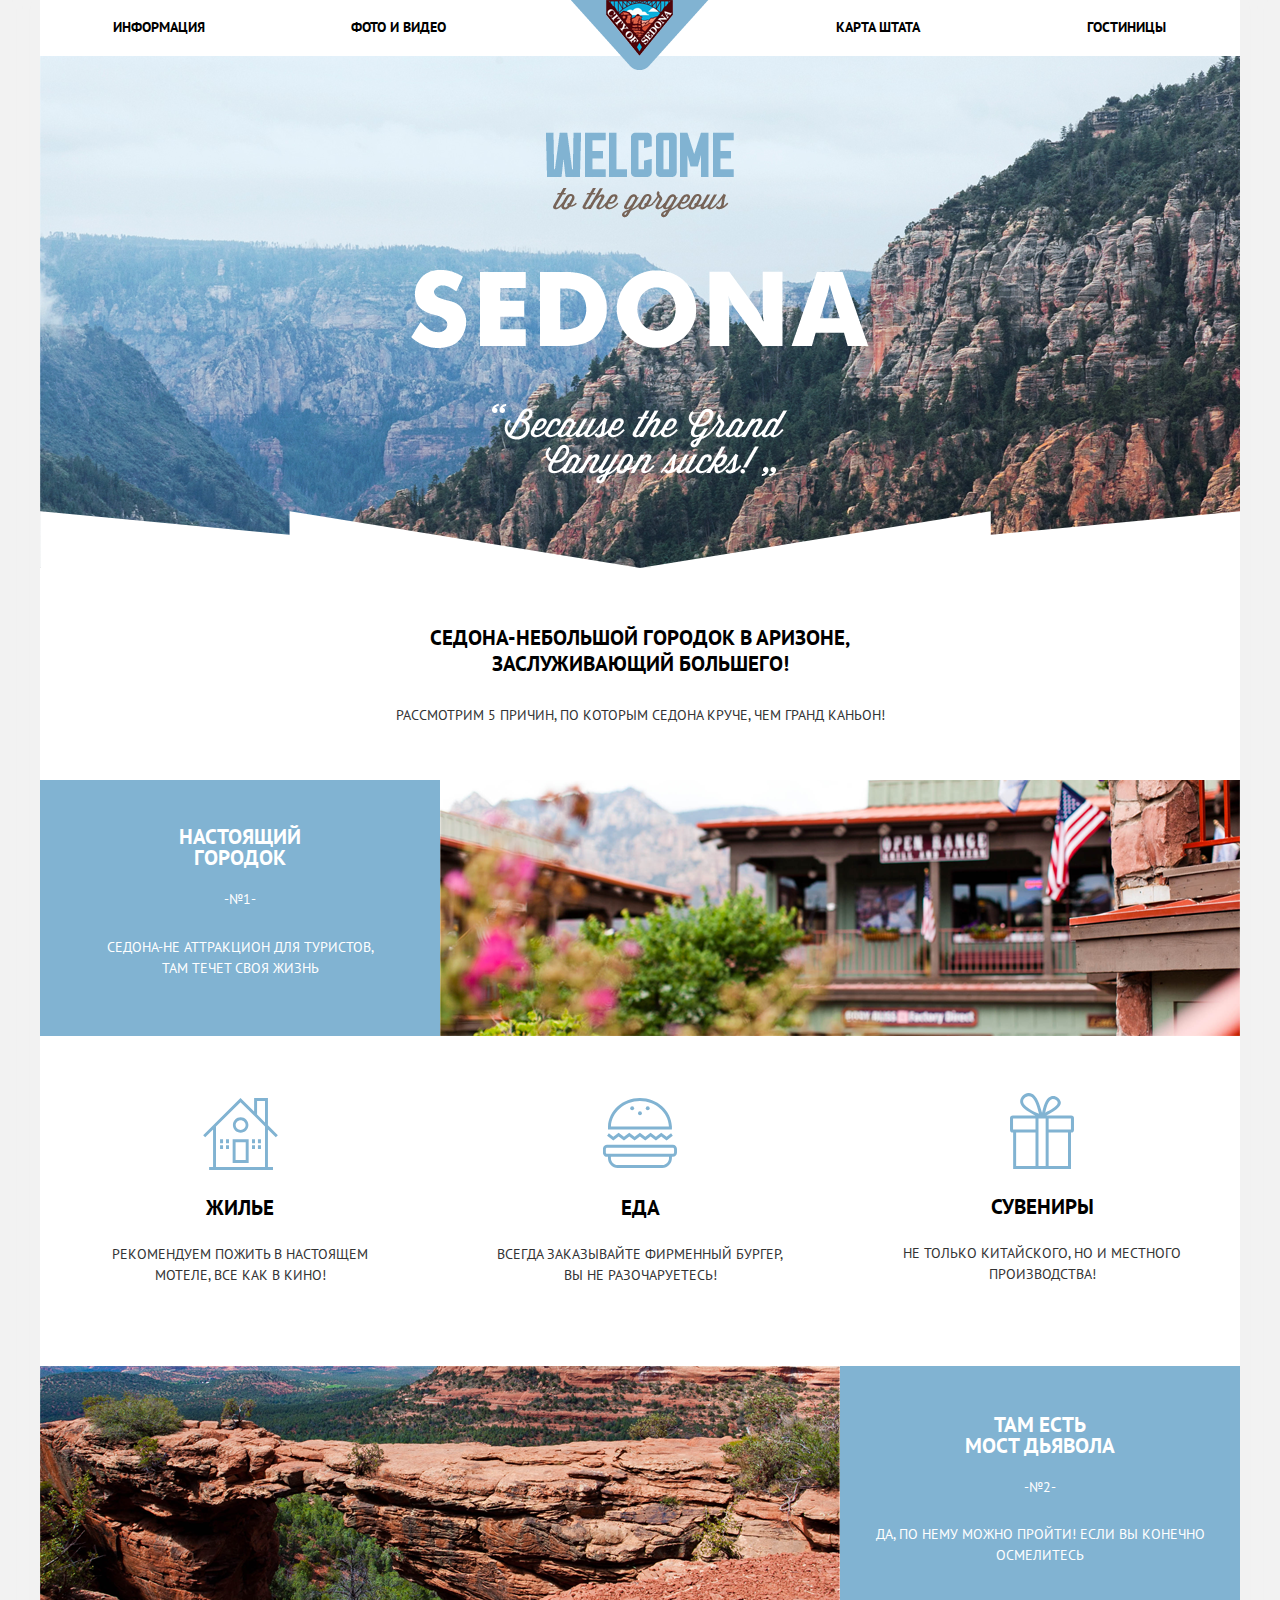
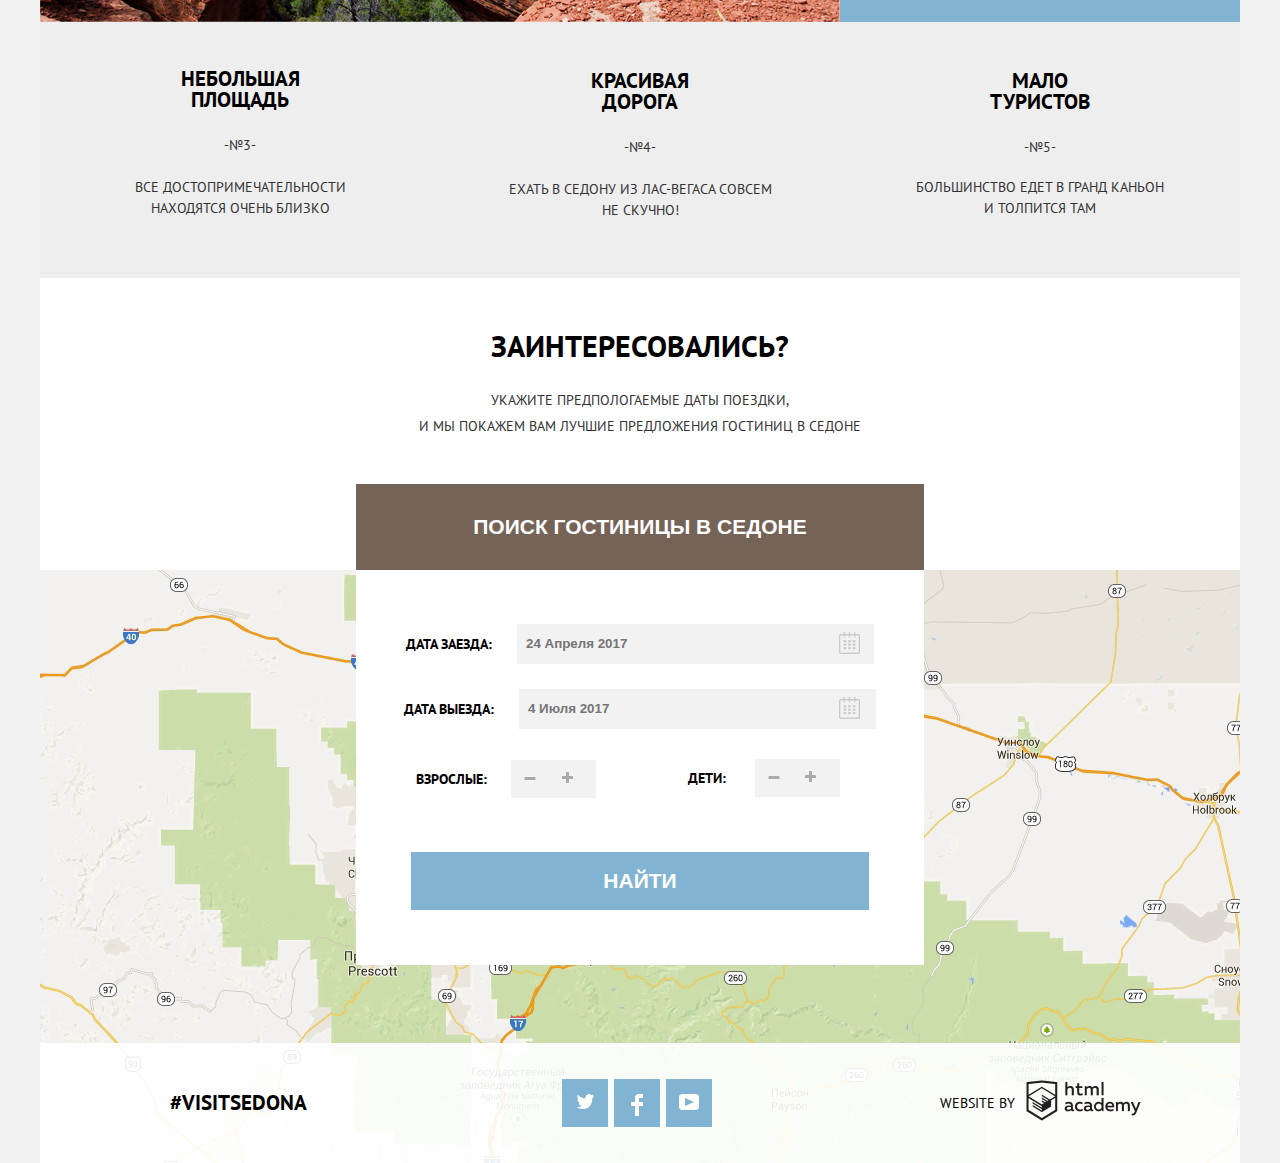
<file: index.html>
<!DOCTYPE html>
<html lang="ru">
  <head>
    <meta charset="utf-8">
    <title>HTML Academy: Седона</title>
    <link rel="stylesheet" href="css/style.css">
    <link href="https://fonts.googleapis.com/css?family=PT+Sans:400,700&amp;subset=cyrillic" rel="stylesheet">
  </head>
  <body>
    <div class="page-wrap">
    <header class="main-header">
      <nav class="main-navigation">
        <a class="main-header-logo" href="index.html">
          <img src="img/logo.png" width="138" height="70" alt="city of sedona">
        </a>
        <ul class="site-navigation">
          <li><a href="info.html">ИНФОРМАЦИЯ</a></li>
          <li><a href="photo-video.html">ФОТО И ВИДЕО</a></li>
          <li><a href="map.html">КАРТА ШТАТА</a></li>
          <li class="site-navigarion-current"><a href="catalog.html">ГОСТИНИЦЫ</a></li>
        </ul>
      </nav>
    </header>
    <main class="container">
      <div class="welcome-title">
        <h1 class="visually-hidden">Город Седона</h1>
        <img class="welcome" src="img/welcome.png" width="458" height="352" alt="welcome">
      </div>
      <section class="discript">
        <h2 class="visually-hidden">Основные причины</h2>
        <h3 class="causes">СЕДОНА-НЕБОЛЬШОЙ ГОРОДОК В АРИЗОНЕ, ЗАСЛУЖИВАЮЩИЙ БОЛЬШЕГО!</h3>
        <p class="promo-causes">РАССМОТРИМ 5 ПРИЧИН, ПО КОТОРЫМ СЕДОНА КРУЧЕ, ЧЕМ ГРАНД КАНЬОН! </p>
        <ul class="causes-block">
          <li class="causes-block-1">
            <div class="feature-big">
              <h3 class="causes1">НАСТОЯЩИЙ ГОРОДОК</h3>
              <span>-№1-</span>
              <p>СЕДОНА-НЕ АТТРАКЦИОН ДЛЯ ТУРИСТОВ, ТАМ ТЕЧЕТ СВОЯ ЖИЗНЬ</p>
            </div>
            <div class="feature-big-content">
              <img src="img/city.png" width="800" height="256" alt="Фото города">
            </div>
            <ul class="causes-block-2">
              <li class="causes-houseroom">
                <div class="houseroom">
                  <img src="img/house.svg" width="75" height="72" alt="house">
                  <h3>ЖИЛЬЕ</h3>
                  <p>РЕКОМЕНДУЕМ ПОЖИТЬ В НАСТОЯЩЕМ<br> МОТЕЛЕ, ВСЕ КАК В КИНО!</p>
                </div>
              </li>
              <li class="cuses-food">
                <div class="food">
                  <img src="img/gift.svg" width="74" height="70" alt="burger">
                  <h3>ЕДА</h3>
                  <p>ВСЕГДА ЗАКАЗЫВАЙТЕ ФИРМЕННЫЙ БУРГЕР,<br> ВЫ НЕ РАЗОЧАРУЕТЕСЬ!</p>
                </div>
              </li>
              <li class="causes-souvenirs">
                <div class="souvenirs">
                  <img src="img/burger.svg" width="64" height="76" alt="gift">
                  <h3>СУВЕНИРЫ</h3>
                  <p>НЕ ТОЛЬКО КИТАЙСКОГО, НО И МЕСТНОГО<br> ПРОИЗВОДСТВА!</p>
                </div>
             </li>
            </ul>
          </li>
          <li class="causes-block-3">
            <div class="bridge-content">
              <img src="img/bridge.png" width="800" height="256" alt="МОСТ ДЬЯВОЛА">
            </div>
            <div class="bridge">
              <h3>ТАМ ЕСТЬ<br> МОСТ ДЬЯВОЛА</h3>
              <span>-№2-</span>
              <p>ДА, ПО НЕМУ МОЖНО ПРОЙТИ! ЕСЛИ ВЫ КОНЕЧНО ОСМЕЛИТЕСЬ</p>
            </div>
          </li>
          <li class="other-reasons">
            <div class="area">
              <h3>НЕБОЛЬШАЯ ПЛОЩАДЬ</h3>
              <span>-№3-</span>
              <p>ВСЕ ДОСТОПРИМЕЧАТЕЛЬНОСТИ<br> НАХОДЯТСЯ ОЧЕНЬ БЛИЗКО</p>
            </div>
          </li>
          <li class="other-reasons">
            <div class="road">
              <h3>КРАСИВАЯ ДОРОГА</h3>
              <span>-№4-</span>
              <p>ЕХАТЬ В СЕДОНУ ИЗ ЛАС-ВЕГАСА СОВСЕМ НЕ СКУЧНО!</p>
            </div>
          </li>
          <li class="other-reasons">
            <div class="tourist">
              <h3>МАЛО ТУРИСТОВ</h3>
              <span>-№5-</span>
              <p>БОЛЬШИНСТВО ЕДЕТ В ГРАНД КАНЬОН И ТОЛПИТСЯ ТАМ</p>
            </div>
          </li>
        </ul>
      </section>
      <section class="search-hotels">
        <h2 class="visually-hidden">ПОИСК ГОСТИНИЦЫ</h2>
          <b>ЗАИНТЕРЕСОВАЛИСЬ?</b>
          <p>УКАЖИТЕ ПРЕДПОЛОГАЕМЫЕ ДАТЫ ПОЕЗДКИ,<br> И МЫ ПОКАЖЕМ ВАМ ЛУЧШИЕ ПРЕДЛОЖЕНИЯ ГОСТИНИЦ В СЕДОНЕ</p>
          <button type="button" name="search-hotels" class="search-button">Поиск гостиницы в СЕДОНЕ</button>
        <div class="map">
          <img class="map-map" src="img/map.png" width="1200" height="593" alt="Map">
          <form class="form-search" method="get" action="https://echo.htmlacademy.ru">
            <div class="date-arrival">
              <label for="ad">Дата заезда:</label>
              <input class="date" id="ad" type="text" name="arrival date" placeholder="24 Апреля 2017">
              <button class="calendar" type="button" name="calendar"></button>
            </div>
            <div class="date-departure">
              <label for="dod">Дата выезда:</label>
              <input class="date" id="dod" type="text" name="date of departure" placeholder="4 Июля 2017">
              <button class="calendar" type="button" name="calendar"></button>
            </div>
            <div class="adult-div">
              <label for="adult">Взрослые:</label>
              <button class="button minus" type="button" name="minus-adult"></button>
              <input class="adult" id="adult" type="text" name="adult" value="2">
              <button class="button plus" type="button" name="plus-adult"></button>
            </div>
            <div class="child-div">
              <label for="child">Дети:</label>
              <button class="button minus" type="button" name="minus-child"></button>
              <input class="child" id="child" type="text" name="child" value="0">
              <button class="button plus" type="button" name="plus-child"></button>
            </div>
              <button type="button" name="search" class="buttonS">Найти</button>
          </form>
        </div>
      </section>
    </main>
    <footer class="footer">
      <div class="tag-item width-social">
        <a href="#">#VISITSEDONA</a>
      </div>
      <div class="social width-social">
        <ul>
          <li class="socialbc twitter">
            <a href="https://twitter.com"><img src="img/twitter.svg" width="17" height="15" alt="Twitter"></a>
          </li>
          <li class="socialbc facebook">
            <a href="https://www.facebook.com"><img src="img/fb.svg" width="12" height="22" alt="Facebook"></a>
          </li>
          <li class="socialbc youtube">
            <a href="https://www.youtube.com"><img src="img/youtube.svg" width="20" height="16" alt="Youtube"></a>
          </li>
        </ul>
      </div>
      <div class="developer-item width-social">
        <span class="webs">website by</span>
        <a href="https://htmlacademy.ru/intensive/htmlcss"></a>
      </div>
    </footer>
    </div>
  </body>
</html>
</file>
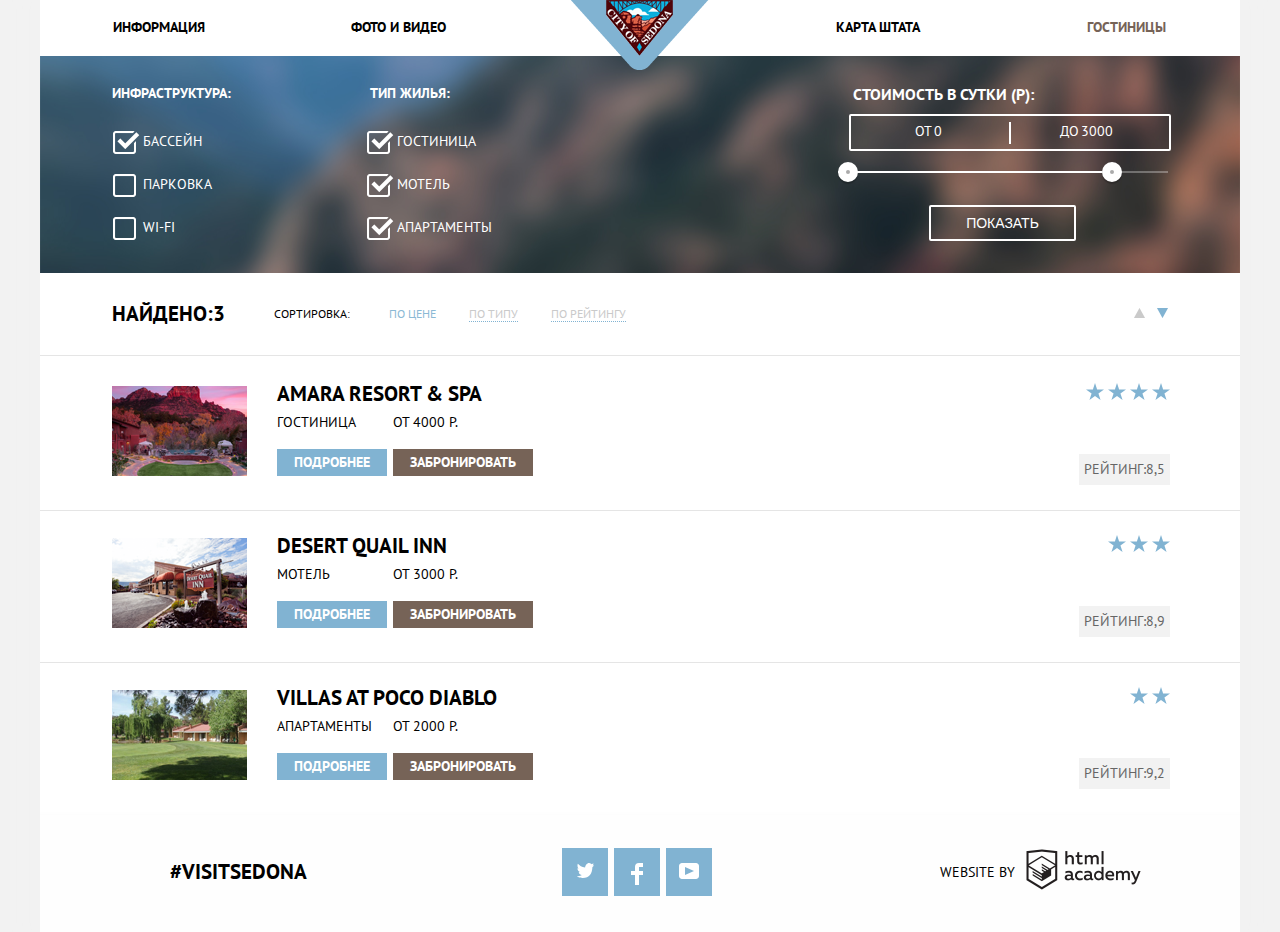
<file: catalog.html>
<!DOCTYPE html>
<html lang="ru">
  <head>
    <meta charset="utf-8">
    <title>HTML Academy: Седона</title>
    <link rel="stylesheet" href="css/style.css">
    <link href="https://fonts.googleapis.com/css?family=PT+Sans:400,700&amp;subset=cyrillic" rel="stylesheet">
  </head>
  <body>
    <div class="page-wrap">
    <header class="main-header">
      <nav class="main-navigation">
        <a class="main-header-logo" href="index.html">
          <img src="img/logo.png" width="138" height="70" alt="city of sedona">
        </a>
        <ul class="site-navigation">
          <li><a href="info.html">ИНФОРМАЦИЯ</a></li>
          <li><a href="photo-video.html">ФОТО И ВИДЕО</a></li>
          <li><a href="map.html">КАРТА ШТАТА</a></li>
          <li class="is-hotel"><a href="hotel.html">ГОСТИНИЦЫ</a></li>
        </ul>
      </nav>
    </header>
    <main class="container">
      <h1 class="visually-hidden">Гостиницы</h1>
      <section class="filters">
        <h2 class="visually-hidden">Фильтр гостиниц</h2>
        <form class="form-hotels" method="get" action="https://echo.htmlacademy.ru">
          <fieldset>
            <legend class="infra">Инфраструктура:</legend>
            <div class="infrastructure filter-checkbox">
              <label>
                <input type="checkbox" name="pull" class="checkbox" checked>
                <span class="checkbox-custom"></span>
                <span class="label">Бассейн</span>
              </label>
              <label>
                <input class="checkbox" type="checkbox" name="parking">
                <span class="checkbox-custom"></span>
                <span class="label">Парковка</span>
              </label>
              <label>
                <input class="checkbox" type="checkbox" name="wi-fi">
                <span class="checkbox-custom"></span>
                <span class="label">Wi-Fi</span>
              </label>
            </div>
          </fieldset>
          <fieldset>
            <legend class="htype">Тип жилья:</legend>
            <div class="type-houseroom filter-checkbox">
              <label>
                <input class="checkbox" type="checkbox" name="hotel" checked>
                <span class="checkbox-custom"></span>
                <span class="label">Гостиница</span>
              </label>
              <label>
                <input class="checkbox" type="checkbox" name="motel" checked>
                <span class="checkbox-custom"></span>
                <span class="label">Мотель</span>
              </label>
              <label>
                <input class="checkbox" type="checkbox" name="appatment" checked>
                <span class="checkbox-custom"></span>
                <span class="label">Апартаменты</span>
              </label>
            </div>
          </fieldset>
          <fieldset>
            <div class="filter-range">
              <div class="filter-range-title">
                Стоимость в сутки (р):
              </div>
              <div class="price-controls">
                <label class="min-price">от<input type="text" name="min-price" value="0"></label>
                <label class="max-price">до<input type="text" name="max-price" value="3000"></label>
              </div>
              <div class="range-controls">
                <div class="scale">
                  <div class="bar"></div>
                </div>
                <div class="range-toggle range-toggle-min"></div>
                <div class="range-toggle range-toggle-max"></div>
              </div>
              <button class="btn-transparent" type="submit">Показать</button>
            </div>
          </fieldset>
        </form>
      </section>
      <section class="sorting-hotels">
        <div class="found">
          <b>НАЙДЕНО:3</b>
        </div>
        <div class="sorting">
          <span>СОРТИРОВКА:</span>
          <ul class="sorting-list">
            <li><a class="active" href="#">ПО ЦЕНЕ</a></li>
            <li><a href="#">ПО ТИПУ</a></li>
            <li><a href="#">ПО РЕЙТИНГУ</a></li>
          </ul>
          <ul class="sorting-list-rating">
            <li>
              <a class="up" href="#"><span class="visually-hidden">По возрастанию</span></a>
            </li>
            <li>
              <a class="down active" href="#"><span class="visually-hidden">По убыванию</span></a>
            </li>
          </ul>
        </div>
      </section>
      <section class="found-hotel">
        <article class="results-block">
          <div class="results-image">
            <img src="img/aamara.png" width="135" height="90"  alt="AMARA RESORT & SPA">
          </div>
          <div class="rd">
            <h2 class="hotels"><a href="#">AMARA RESORT & SPA</a></h2>
            <div class="result-description">
              <span>ГОСТИНИЦА</span>
              <a class="moreinfo" href="#">ПОДРОБНЕЕ</a>
            </div>
            <div class="result-description">
              <span>ОТ 4000 Р.</span>
              <a class="bookit" href="#">ЗАБРОНИРОВАТЬ</a>
            </div>
          </div>
          <div class="rating">
            <div class="rating-star">
              <span class="icon-star"><img src="img/star.svg" width="18" height="17" alt="star"></span>
              <span class="icon-star"><img src="img/star.svg" width="18" height="17" alt="star"></span>
              <span class="icon-star"><img src="img/star.svg" width="18" height="17" alt="star"></span>
              <span class="icon-star"><img src="img/star.svg" width="18" height="17" alt="star"></span>
            </div>
            <div class="rating-sum">
              <span>РЕЙТИНГ:8,5</span>
            </div>
          </div>
        </article>
        <article class="results-block">
          <div class="results-image">
            <img src="img/ddesert.png" width="135" height="90" alt="DESERT QUAIL INN">
          </div>
          <div class="rd">
            <h2 class="hotels"><a href="#">DESERT QUAIL INN</a></h2>
            <div class="result-description">
              <span>МОТЕЛЬ</span>
              <a class="moreinfo" href="#">ПОДРОБНЕЕ</a>
            </div>
            <div class="result-description">
              <span>ОТ 3000 Р.</span>
              <a class="bookit" href="#">ЗАБРОНИРОВАТЬ</a>
            </div>
          </div>
          <div class="rating">
            <div class="rating-star">
              <span class="icon-star"><img src="img/star.svg" width="18" height="17" alt="star"></span>
              <span class="icon-star"><img src="img/star.svg" width="18" height="17" alt="star"></span>
              <span class="icon-star"><img src="img/star.svg" width="18" height="17" alt="star"></span>
            </div>
            <div class="rating-sum">
              <span>РЕЙТИНГ:8,9</span>
            </div>
          </div>
        </article>
        <article class="results-block">
          <div class="results-image">
            <img src="img/vvillas.png" width="135" height="90"  alt="VILLAS AT POCO DIABLO">
          </div>
          <div class="rd">
            <h2 class="hotels"><a href="#">VILLAS AT POCO DIABLO</a></h2>
            <div class="result-description">
              <span>АПАРТАМЕНТЫ</span>
              <a class="moreinfo" href="#">ПОДРОБНЕЕ</a>
            </div>
            <div class="result-description">
              <span>ОТ 2000 Р.</span>
              <a class="bookit" href="#">ЗАБРОНИРОВАТЬ</a>
            </div>
          </div>
          <div class="rating">
            <div class="rating-star">
              <span class="icon-star"><img src="img/star.svg" width="18" height="17" alt="star"></span>
              <span class="icon-star"><img src="img/star.svg" width="18" height="17" alt="star"></span>
            </div>
            <div class="rating-sum">
              <span>РЕЙТИНГ:9,2</span>
            </div>
          </div>
        </article>
      </section>
    </main>
    <footer class="footer">
      <div class="tag-item width-social">
        <a href="#">#VISITSEDONA</a>
      </div>
      <div class="social width-social">
        <ul>
          <li class="socialbc twitter">
            <a href="https://twitter.com"><img src="img/twitter.svg" width="17" height="15" alt="Twitter"></a>
          </li>
          <li class="socialbc facebook">
            <a href="https://www.facebook.com"><img src="img/fb.svg" width="12" height="22" alt="Facebook"></a>
          </li>
          <li class="socialbc youtube">
            <a href="https://www.youtube.com"><img src="img/youtube.svg" width="20" height="16" alt="Youtube"></a>
          </li>
        </ul>
      </div>
      <div class="developer-item width-social">
        <span class="webs">website by</span>
        <a href="https://htmlacademy.ru/intensive/htmlcss"></a>
      </div>
    </footer>
    </div>
  </body>
</html>
</file>
<file: css/style.css>
body {
	margin: 0;
	padding: 0;

	font-family: "PT Sans", Arial, sans-serif;
	font-size: 14px;
	line-height: 21px;
	font-weight: 400;
	text-transform: uppercase;
	background-color: #f2f2f2;


	min-height: auto;
	margin: 0 auto;
	text-align: center;
}

img {
	border-style: none;
}

a {
	text-decoration: none;
}

ul {
	padding: 0;
	list-style: none;
}

.page-wrap {
	width: 1200px;
	margin: 0 auto;
	box-shadow: 0px 0px 40px 40px #f2f2f2;
}

header ul {
	display: flex;
	margin: 0;
	padding-top: 14px;
	padding-bottom: 17px;
	line-height: 26px;
}

.visually-hidden {
	visibility: hidden;
	position: absolute;
	clip: rect(0 0 0 0);
	width: 1px;
	height: 1px;
	margin: -1px;
}

.container {
	text-align: center;
	background-color: #ffffff;
}

.main-navigation {
	font-size: 14px;
	line-height: 26px;
	color: black;

	background-color: white;
	margin: 0px auto;
	width: 1200px;
	height: 56px;
}


.discript {
	background-color: white;
}

.site-navigation li:nth-child(1) {
	text-align: left;
	margin-left: 73px;
}

.site-navigation li:nth-child(2) {
	text-align: left;
	margin-left: -2px;
	margin-right: 44px;
}

.site-navigation li:nth-child(3) {
	text-align: right;
	margin-left: 45px;
	margin-right: 6px;
}

.site-navigation li:nth-child(4) {
	text-align: right;
	margin-right: 73px;
}

.site-navigation li {
	width: 20%;
	display: inline-block;
}

.main-header-logo {
	position: absolute;
	top: 0;
	left: 0;
	right: 0;
	width: 138px;
	height: 78px;
	margin: auto;
}

.site-navigation {
	width: 100%;
}

.site-navigation a {
	color: black;
	font-weight: bold;
}

.site-navigation a:hover {
	color: #81b3d2;
}

.site-navigation a:focus {
	color: #b2b2b2;
}

.site-naigation ul {
	text-align: center;
}

.welcome {
	margin-top: 40px;
}

.welcome-title::after {
	content: url(../img/backgrounddd.png);
	position: relative;
	top: 21px;
}

.welcome-title {
	background-color: white;
	background-image: url("../img/backgroundphoto.png");
	background-position: top center;
	background-repeat: no-repeat;
	box-sizing: content-box;
	padding-top: 36px;
	padding-bottom: 15px;
}

.causes {
	font-size: 21px;
	line-height: 26px;
	color: black;
	margin-top: 57px;
	margin-bottom: 25px;
	margin-left: 350px;
	margin-right: 350px; 
	background-color: white;
}


.promo-causes {
	font-size: 14px;
	line-height: 26px;
	color: #333333;
	margin-bottom: 52px;

	background-color: white;
}

.causes1 {
	margin-top: 46px;
	font-size: 21px;
	line-height: 21px;
	color: #ffffff;
	font-weight: bold;
	margin-left: 100px;
	margin-right: 100px;

	background-color: #81b3d2;
}

.causes-block {
	display: flex;
	flex-wrap: wrap;
	align-items: center;
	margin-left: auto;
	margin-right: auto;
	width: 100%;
	justify-content: center;
}

.causes-block-1 {
	display: flex;
	flex-wrap: wrap;
	justify-content: center;
	margin-bottom: 66px;
} 

.causes-block-2 {
	width: 100%;
	margin-top: 56px;
	display: flex;
	flex-direction: row;
	justify-content: center;
}

.causes-houseroom {
	display: flex;
	flex-direction: row;
}

.causes-food {
	display: flex;
	flex-direction: row;
}

.causes-souvenirs {
	display: flex;
	flex-direction: row;
}

.causes-block-3 {
	display: flex;
	flex-wrap: wrap;
	flex-direction: row;
	height: 256px;
}

.other-reasons {
	width: 400px;
	height: 256px;
}

.other-reasons h3 {
	margin-bottom: 25px; 
}

.food {
}

.houseroom {
}

.souvenirs {
	margin-top: -5px;
	margin-left: 5px;
}

.feature-big {
	background-color: #81b3d2;
	color: white;
	margin: 0px auto;
	width: 400px;
	height: 256px;
}

.feature-big p {
	margin: 0px auto;
	width: 271px;
	margin-top: 27px;
}

.area {
	padding-top: 25px;
}

.road {

}

.tourist {

}

.bridge {
	background-color: #81b3d2;
	text-align: center;
	width: 400px;
	height: 256px;
}

.causes1div span {
	font-size: 14px;
	line-height: 21px;
	color: #ffffff;

	background-color: #81b3d2;
}

.causes1div p {
	font-size: 14px;
	line-height: 21px;
	color: #ffffff;

	background-color: #81b3d2;
}

.causes-block-2 li{
	width: 33.3%;
	display: inline-block;


}

ul .causes-block-2 h3 {
	font-size: 21px;
	line-height: 21px;
	color: #000000;
	font-weight: bold;

	background-color: #ffffff;
}

ul .causes-block-2 p {
	padding-top: 5px;
	font-size: 14px;
	line-height: 21px;
	color: #333333;

	background-color: #ffffff;
}

.bridge h3 {
	margin-top: 48px;
	font-size: 21px;
	line-height: 21px;
	color: #ffffff;
	font-weight: bold;

	background-color: #81b3d2;
}

.causes-block-3 {
	width: 1200px;
	height: 256px;
}

.causes-block-3 span {
	font-size: 14px;
	line-height: 21px;
	color: #ffffff;

	background-color: #81b3d2;
}

.causes-block-3 p {
	padding-top: 12px;
	font-size: 14px;
	line-height: 21px;
	color: #ffffff;

	background-color: #81b3d2;

}

.other-reasons {
	background-color: #eeeeee;
}


.area h3 {
	margin-left: 100px;
    margin-right: 100px;
	font-size: 21px;
	line-height: 21px;
	color: #000000;
	font-weight: bold;
}

.area span {
	font-size: 14px;
	line-height: 21px;
	color: #333333;
}

.area p {
	margin-top: 21px;
	font-size: 14px;
	line-height: 21px;
	color: #333333;
}

.road h3 {
	margin-right: 150px;
    margin-left: 150px;
    margin-top: 48px;
	font-size: 21px;
	line-height: 21px;
	color: #000000;
	font-weight: bold;
}

.road span {
	font-size: 14px;
	line-height: 21px;
	color: #333333;
}

.road p {
	margin-top: 21px;
	margin-left: 60px;
	margin-right: 60px;
	font-size: 14px;
	line-height: 21px;
	color: #333333;
}

.tourist h3 {
	margin-top: 48px;
    margin-left: 150px;
    margin-right: 150px;
	font-size: 21px;
	line-height: 21px;
	color: #000000;
	font-weight: bold;
}

.tourist span {
	font-size: 14px;
	line-height: 21px;
	color: #333333;
}

.food h3 {
	margin-top: 23px;
}

.tourist p {
	margin-top: 19px;
    margin-left: 75px;
    margin-right: 75px;
	font-size: 14px;
	line-height: 21px;
	color: #333333;
}

.search-hotels b {
	margin-top: 36px;
	font-size: 30px;
	line-height: 36px;
	font-weight: bold;
	color: #000000;

}

.search-hotels p {
	font-size: 14px;
	line-height: 26px;
	color: #333333;
	margin-top: 23px;
    margin-bottom: 47px;

}

.search-button {
	margin-top: -2px;
	background-color: #766357;
	border: none;
	font-size: 21px;
	line-height: 26px;
	font-weight: bold;
	color: #ffffff;
	text-transform: uppercase;
}

.date-arrival {
	margin-top: 41px;
	font-size: 14px;
	line-height: 26px;
	font-weight: bold;
	color: #000000;
	width: 100%;
	position: relative;
	margin-left: 43px;
	margin-right: 43px;
	font-weight: bold;
	color: #000000;
}

.date-departure {
	padding-bottom: 5px;
	font-size: 14px;
	line-height: 26px;
	font-weight: bold;
	color: #000000;
	width: 100%;
	position: relative;
	margin-left: 43px;
	margin-right: 43px;
	font-weight: bold;
	color: #000000;
}

.child-div {
	padding-bottom: 30px;
	display: flex;
	justify-content: space-around;
	align-items: center;
	font-size: 14px;
	line-height: 26px;
	font-weight: bold;
	color: #000000;
	position: relative;
    width: 40%;
    margin-right: 27px;
    margin-left: 13px;;
}

.adult-div {
	padding-bottom: 28px;
	display: flex;
	justify-content: space-around;
	align-items: center;
	font-size: 14px;
	line-height: 26px;
	font-weight: bold;
	color: #000000;
	position: relative;
	width: 40%;
	text-align: left;
	margin-right: 3px;
	padding-left: 32px;
}

.buttonS {
	margin-bottom: 43px;
	background-color: #81b3d2;
	height: 58px;
	width: 458px;
	font-size: 21px;
	line-height: 26px;
	font-weight: bold;
	color: #ffffff;
	border: none;
	text-transform: uppercase;
}

.buttonS:hover {
	background-color: #669ec0;
}

.buttonS:focus {
	background-color: #5496bd;
	color: #94b9d2;
}

.social {
	background-color: rgba(254.254.252.0.5);
}

.socialbc {
	background-color: #81b3d2;
	width: 46px;
	height: 48px;
	text-align: center;
	margin: 6px;
}


.tag-item a {
	font-size: 21px;
	line-height: 26px;
	font-weight: bold;
	color: #000000;
}


.socialbc a:hover {
	background-color: #669ec0;
}


.socialbc a:focus {
	filter: opacity(0.5);
	background-color: #5496bd;
}

.developer-item a::before {
	margin-left: 5px;
	content: url("../img/htmlacademyblack.png");
	text-align: center;
}

.developer-item a:hover::before {
	content: url("../img/htmlacademyblue.png");
	text-align: center;
}

.developer-item a:focus::before {
	content: url("../img/htmlacademygrey.png");
	text-align: center;
}

.calendar {
	list-style: none;
	background-image: url("../img/calendargray.png");
	background-repeat: no-repeat;
	background-color: #f2f2f2;
	width: 21px;
	height: 22px;
	border: none;
	outline: none;
	position: absolute;
	top: 8px;
	right: 21px;
}

.calendar:hover {
	background-image: url("../img/calendarblack.png");
	background-repeat: no-repeat;
	background-color: #f2f2f2;
	width: 21px;
	height: 22px;
	border: 0;
	position: absolute;
	top: 8px;
	right: 21px;
}

.calendar:focus {background-image: url("../img/calendarblue.png");
	background-repeat: no-repeat;
	background-color: #f2f2f2;
	width: 21px;
	height: 22px;
	border: 0;
	position: absolute;
	top: 8px;
	right: 21px;
}

.date {
	padding-left: 9px;
	background-color: #f2f2f2;
	border: none;
	width: 346px;
	height: 38px;
	position: relative;
	margin-left: 21px;
	font-weight: bold;
	color: #000000;
}

.date:hover {
	background-color: #ebebeb;
}

.date:focus {
	background-color: #ffffff;
}

.search-button {
	background-color: #766357;
	height: 86px;
	width: 568px;
	font-size: 21px;
	line-height: 26px;
	font-weight: bold;
	color: #ffffff;
	border: none;
	text-transform: uppercase;
}

.search-button:hover {
	background-color: #604e43;
}

.search-button:focus {
	background-color: #503e33;
	color: #928a85;
}

.hotels a {
	list-style: none;
	color: #000000;

}

.hotels a:hover {
	color: #81b3d2;
}

.hotels a:focus {
	color: #cacaca;
}

.moreinfo {
	display: block;
	background-color: #81b3d2;
	color: white;
	padding: 3px 17px;
	line-height: 21px;
	font-size: 14px;
	font-weight: bold;
	margin-top: 16px;
	margin-bottom:9px;
	margin-right: 6px;
}

.moreinfo:hover {
	background-color: #669ec0;
}

.moreinfo:focus {
	background-color: #5496bd;
	color: #94b9d2;
}

.bookit {
	display: block;
	background-color: #766357;
	color: white;
	padding: 3px 17px;
	line-height: 21px;
	font-size: 14px;
	font-weight: bold;
	margin-bottom: 0px;
	margin-top: 16px;
}

.bookit:hover {
	background-color: #604e43;
	color: white;
}

.bookit:focus {
	background-color: #503e33;
	color: #928a85;
}

.sorting-list a {
	color: #cacaca;
	border-bottom: 1px dotted #81b3d2;
}

.sorting-list a:hover {
	color: #8bb9d5;
}

.sorting-list a:focus {
	color: #000000;
}

.sorting-list .active {
	border: none;
	text-decoration: none;
	color: #8bb9d5;
	cursor: default;
}

.sorting-list .active:focus {
	border: none;
	text-decoration: none;
	color: #8bb9d5;
	cursor: default;
}

.search-hotels {
	width: 100%;
	margin: 0 auto;
	text-align: center;
	display: flex;
	flex-direction: column;
	align-items: center;
	justify-content: center;
}

.map {
	width: 100%;
	margin: 0 auto;
	position: relative;
	display: flex;
	justify-content: center;
}

.form-search {
	width: 568px;
	height: 395px;
	margin: 0 auto;
	display: flex;
	flex-wrap: wrap;
	align-items: center;
	justify-content: center;
	position: absolute;
	background-color: #ffffff;
}

.footer {
	display: flex;
	align-items: center;
	background-color: rgba(255,255,255,0.9);
	margin: 0 auto;
	width: 100%;
	height: 120px;
	margin-top: -120px;
	position: relative;
	z-index: 2;
}

.width-social {
	display: flex;
	justify-content: center;
	align-items: center;
	width: 33%;
}

.social ul {
	text-align: center;
	display: flex;
	justify-content: center;
	align-items: center;
}

.social li {
	margin-right: 0px;
	text-align: center;
	display: flex;
	justify-content: center;
	align-items: center;
}

.button {
	border: none;
	outline: none;
	list-style: none;
	width: 38px;
	height: 38px;
	position: absolute;
	background-color: #f2f2f2;
}

.child {
	width: 38px;
	height: 36px;
	border: none;
	outline: none;
	background-color: #f2f2f2;
	margin-left: 0;
	text-align: center;
	position: relative;
    padding-right: 0px;
}

.adult {
	width: 38px;
	height: 36px;
	border: none;
	outline: none;
	background-color: #f2f2f2;
	text-align: center;
	position: relative;
	margin-left: 49px;
    margin-right: 29px;
}

.minus {
	position: absolute;
	border: none;
	outline: none;
	list-style: none;
    margin-left: 19px;
	padding-bottom: 7px;
}

.plus {
	position: absolute;
	border: none;
	outline: none;
	list-style: none;
	margin-left: 93px;
}

.minus::before {
	content: url("../img/minusgray.png");
	text-align: center;
}

.minus:hover::before {
	content: url("../img/minusblack.png");
}

.minus:focus::before {
	content: url("../img/minusblue.png");
}

.plus::before {
	content: url("../img/plusgray.png");
}

.plus:hover::before {
	content: url("../img/plusblack.png");
}

.plus:focus::before {
	content: url("../img/plusblue.png");
}

.sorting-hotels {
	display: flex;
	flex-direction: row;
	align-items: center;
	border-bottom: 1px solid #e5e5e5;
	padding: 29px 72px 30px 72px;
}

.sorting {
	font-size: 12px;
	display: flex;
	align-items: center; 
	justify-content: space-between;
	margin-left: 49px;
	width: 100%;
}

.sorting-list {
	display: flex;
	align-items: center;
	flex-direction: row;
	margin-left: 39px;
	width: 100%;
}

.sorting-list li:nth-child(2) {
	margin-left: 33px;
}

.sorting-list li:nth-child(3) {
	margin-left: 33px;
}

.found-hotel {
	display: flex;
	flex-direction: column;
	width: 100%;
	margin-bottom: 120px;
}

.sorting-hotels {
	padding-top: 18px;
	padding-bottom: 19px;
}

.filters {
	width: 100%;
}

.results-block {
	margin-bottom: -3px;
	margin-top: 2px;
	display: flex;
	align-items: center;
	padding-top: 25px;
    padding-right: 72px;
    padding-bottom: 25px;
    padding-left: 72px;
	border-bottom: 1px solid #e5e5e5;
}

.hotels {
	margin-top: 0px;
	min-width: 750px;
	text-align: left;
	margin-bottom: 8px;
}

.result-description {
	text-align: left;
}

.result-description1 {
}

.rd {
	display: flex;
	flex-wrap: wrap;
	width: 780px;
	margin-left: 30px;
	margin-right: 52px;
}

.rating {
	display: flex;
	flex-direction: column;
	flex-wrap: wrap;
	text-align: right;
	justify-content: space-between;
}

.rating-sum {
	margin-top: 48px;
	padding: 5px;
	color: #666666;
	background-color: #f2f2f2;
	text-align: center;
}

.found {
	line-height: 26px;
	font-size: 21px;
	font-weight: bold;
}

.infrastructure {
	display: flex;
	flex-direction: column;
	text-align: left;
	margin-left: 57px;
}

.type-houseroom {
	display: flex;
	flex-direction: column;
	text-align: left;
	margin-right: 212px;
}

.pay {
	display: flex;
	flex-direction: column;
	margin-right: 60px;
}

.form-hotels {
	background-image: url("../img/filterbackground.png");
	background-position: center;
	margin: 0 auto;
	width: 100%;
	display: flex;
	height: 217px;
	align-content: center;
	justify-content: space-between;
	align-items: center;
	color: #ffffff;
}

fieldset {
	margin-left: 5px;
	border: none;
}

legend {
	font-weight: bold;
}

/*                Фильтр                                              */
.filter-range {
  width: 330px;
  margin: 50px auto;

  color: #ffffff;
  text-transform: uppercase;
  margin-right: 60px;
}

.filter-range-title {
	margin-left: 15px;
  margin-bottom: 9px;

  font-weight: 600;
  font-size: 16px;
  line-height: 21px;
  text-align: left;
}

.price-controls {
	margin-left: 11px;
	width: 318px;
  position: relative;
  
  height: 33px;
  margin-bottom: 20px;

  font-size: 0;

  border: 2px solid #ffffff;
  border-radius: 2px;
}

.price-controls::after {
  content: "";
  position: absolute;
  top: 50%;
  left: 50%;

  width: 2px;
  height: 22px;

  background: #ffffff;
  transform: translate(-50%, -50%);
}

.price-controls label {
  display: inline-block;

    font-size: 14px;
    line-height: 38px;
    vertical-align: top;

    cursor: pointer;
}

.price-controls .min-price,
.price-controls .max-price {
	margin-top: -5px;
    margin-right: 14px;
    margin-left: -23px;
    width: 90px;
    padding-left: 65px;
}

.price-controls input {
    width: 50px;
    margin: 0;

    color: inherit;
    font: inherit;

    background: none;
    border: none;
}

.range-controls {
  position: relative;

  margin-bottom: 32px;
}

.range-controls .scale {
  height: 2px;

  background: rgba(255, 255, 255, 0.3);
}

.range-controls .bar {
  width: 80%;
  height: 2px;

  background: #ffffff;
}

.range-toggle {
  position: absolute;
  top: -9px;

  width: 4px;
  height: 4px;

  background: #ababab;
  border: 8px solid #ffffff;
  border-radius: 50%;
  box-shadow: 0 2px 1px 0 rgba(0, 1, 1, 0.2);
  cursor: pointer;
}

.range-toggle:hover {
  background: #1c4f80;
}

.range-toggle-min {
  left: 0;
}

.range-toggle-max {
  left: 80%;
}

.btn-transparent {
  display: block;
  margin: 0 auto;
  padding: 6px 35px;

  font-size: 14px;
  line-height: 20px;
  color: #ffffff;
  text-transform: uppercase;

  background: transparent;
  border: 2px solid #ffffff;
  border-radius: 2px;
  cursor: pointer;
}

.btn-transparent:hover {
  color: #000000;

  background: #ffffff;
}
/*                                                                  */

.checkbox {
	display: none;
}

.checkbox-custom {
	position: relative;
	width: 20px;
	height: 20px;
}

.checkbox-custom
.label {
	display: inline-block;
	vertical-align: middle;
}

.checkbox-custom::before {
	content: url("../img/off.png");
	display: block;
	position: absolute;
}

.checkbox:checked + .checkbox-custom::before {
	content: url("../img/on.png");
}

.filter-checkbox label {
	margin-top: 22px;
}

.label {
	margin-left: 30px;
}

.up::before {
	content: url("../img/upicon.png");
}

.up:hover::before {
	content: url("../img/upiconhover.png");
}

.up:focus::before {
	content: url("../img/upiconfocus.png");
}

.down::before {
	content: url("../img/downiconfocus.png");
	pointer-events: none;
}

a.active {
	pointer-events: none;
}

.slr {
	display: flex;
}

.sorting-list-rating {
	display: flex;
	justify-content: flex-end;
	width: 100%;
}

.webs {
	margin-right: 6px;
	margin-left: 20px;
}

.sorting-list-rating li:nth-child(1) {
	padding-right: 12px;
}

.infra {
	padding-left: 56px;
    margin-left: 0px;
}

.htype {
	padding-right: 253px;
}

.is-hotel a {
	color: #766357;
	pointer-events: none;
}

.socialbc a {
	width: 46px;
	height: 48px;
	padding-top: 30px;
}
</file>
